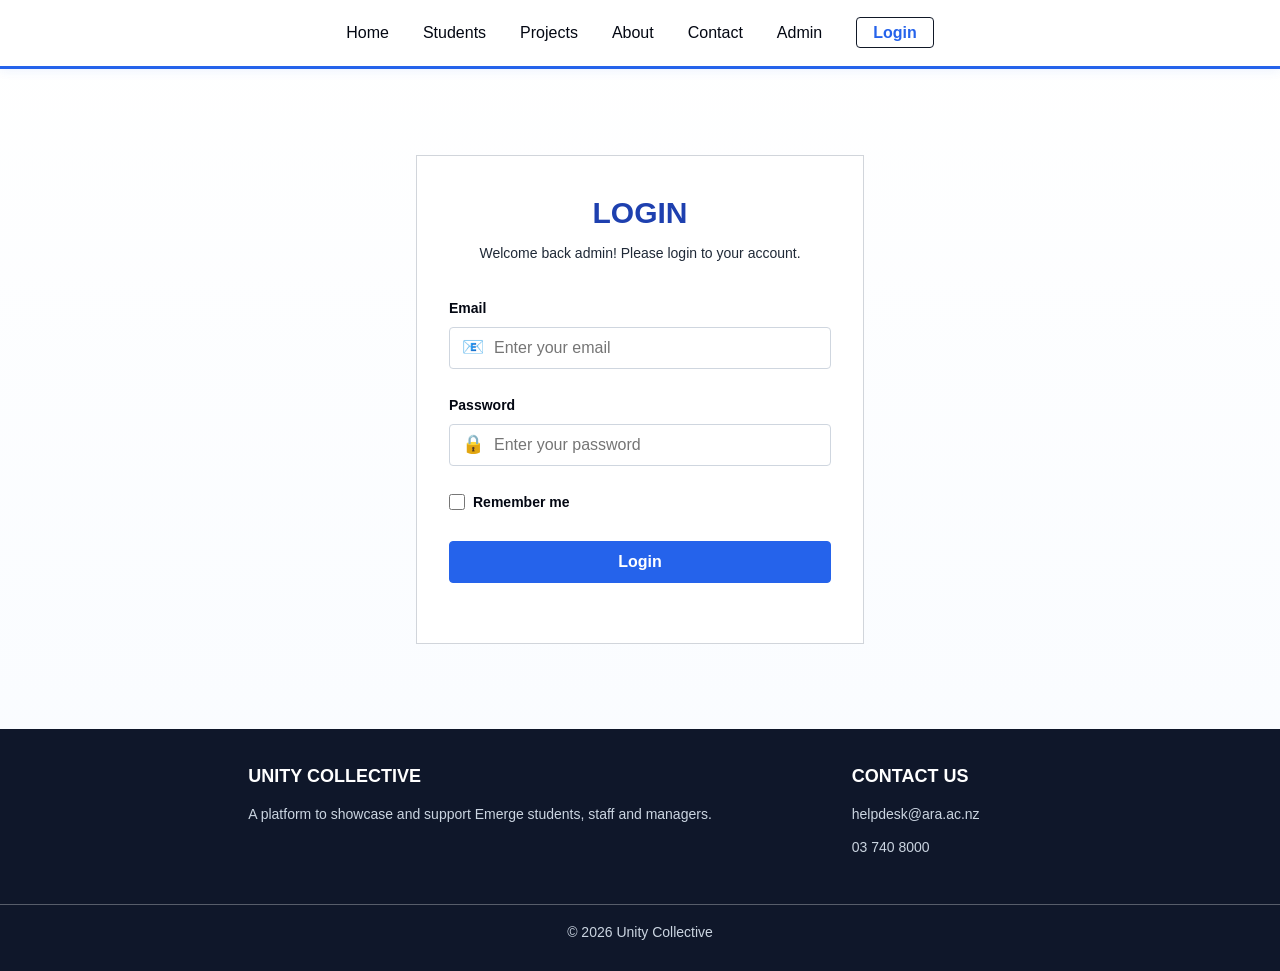
<file: admin.html>
<!DOCTYPE html>
<html lang="en">

<head>
  <meta charset="UTF-8" />
  <meta name="viewport" content="width=device-width, initial-scale=1.0" />
  <title>Admin Dashboard - Unity Collective</title>

  <link rel="stylesheet" href="css/main.css" />
</head>

<body>
  <div id="header"></div>

  <main class="container">
    <h1>ADMIN DASHBOARD</h1>
    <p class="subtitle">Add, edit, and delete student and project details.</p>

    <div class="admin-tabs">
      <button class="admin-tab active" data-tab="studentsTab">
        Manage Students
      </button>

      <button class="admin-tab" data-tab="projectsTab">
        Manage Projects
      </button>
    </div>

    <section id="studentsTab" class="admin-tab-content active">
      <h2 class="admin-heading">Manage Students</h2>

      <form id="studentForm" class="admin-form">
        <input type="hidden" id="studentId" />

        <label>Name</label>
        <input type="text" id="studentNameInput" required />

        <label>Programme</label>
        <input type="text" id="studentProgramInput" required />

        <label>Semester</label>
        <input type="text" id="studentSemesterInput" placeholder="Semester 1, 2024" />

        <label>Email</label>
        <input type="email" id="studentEmailInput" />

        <label>Phone</label>
        <input type="text" id="studentPhoneInput" />

        <label>LinkedIn</label>
        <input type="text" id="studentLinkedinInput" />

        <label>Image Path</label>
        <input type="text" id="studentImageInput" placeholder="assets/images/students/laura.jpg" />

        <label>About</label>
        <textarea id="studentAboutInput" rows="5"></textarea>

        <button type="submit" class="btn-secondary">Save Student</button>
        <button type="button" id="clearForm" class="btn-secondary">
          Clear Student Form
        </button>
      </form>

      <h2 class="admin-heading">Students List</h2>

      <div class="search-box projects-search">
        <input type="text" id="adminStudentSearch" placeholder="Search Student Name" />
      </div>

      <div class="admin-list-container">
        <div id="adminStudentsList"></div>
      </div>
    </section>

    <section id="projectsTab" class="admin-tab-content">
      <h2 class="admin-heading">Manage Projects</h2>

      <form id="projectForm" class="admin-form">
        <input type="hidden" id="projectId" />

        <label>Project Title</label>
        <input type="text" id="projectTitle" required />

        <label>Student Name</label>
        <input type="text" id="projectStudent" required />

        <label>Date / Semester</label>
        <input type="text" id="projectDate" placeholder="Semester 1, 2024" required />

        <label>Category</label>
        <input type="text" id="projectCategory" placeholder="Short Paper" required />

        <label>Programme</label>
        <input type="text" id="projectProgramme" required />

        <label>Overview</label>
        <textarea id="projectOverview" rows="5"></textarea>

        <label>PDF Path</label>
        <input type="text" id="projectDocument" placeholder="assets/images/file/Short Paper.pdf" />

        <label>Tags</label>
        <input type="text" id="projectTags" placeholder="Agile, Networking, AI" />

        <label>Image Paths</label>
        <input type="text" id="projectImages"
          placeholder="assets/images/project-pages/page1.png, assets/images/project-pages/page2.png" />

        <button type="submit" class="btn-secondary">Save Project</button>
        <button type="button" id="clearProjectForm" class="btn-secondary">
          Clear Project Form
        </button>
      </form>

      <h2 class="admin-heading">Projects List</h2>

      <div class="search-box projects-search">
        <input type="text" id="adminProjectSearch" placeholder="Search Project Name" />
      </div>

      <div class="admin-list-container">
        <div id="projectAdminList"></div>
      </div>
    </section>
  </main>

  <div id="footer"></div>

  <script src="js/data/students.js"></script>
  <script src="js/data/student-storage.js"></script>

  <script src="js/data/projects.js"></script>
  <script src="js/data/project-storage.js"></script>

  <script src="js/header-footer.js"></script>
  <script src="js/admin.js"></script>
</body>

</html>
</file>
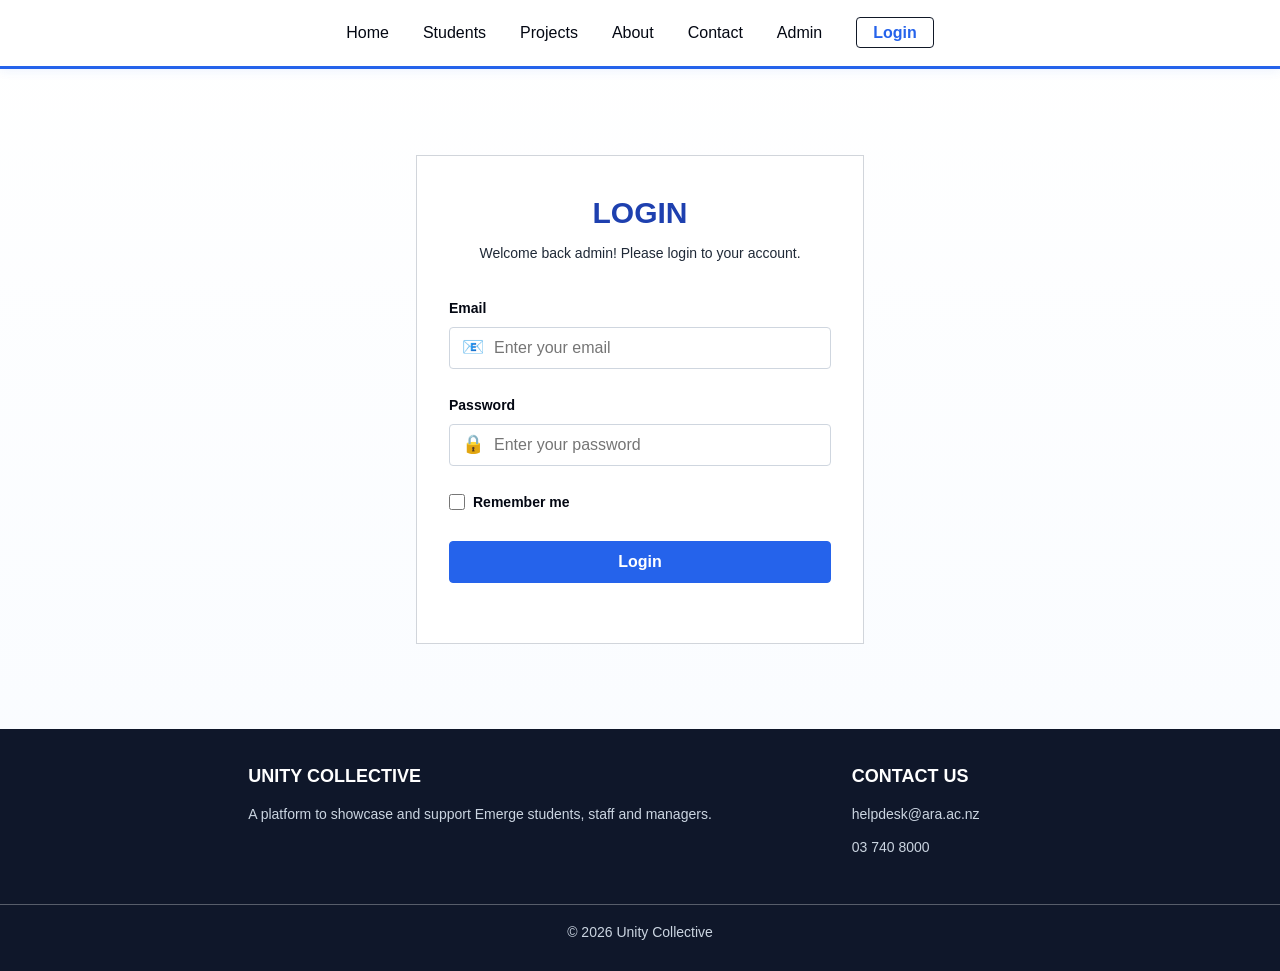
<file: login.html>
<!DOCTYPE html>
<html lang="en">
<head>
  <meta charset="UTF-8" />
  <meta name="viewport" content="width=device-width, initial-scale=1.0" />
  <title>Login - Unity Collective</title>

  <link rel="stylesheet" href="css/main.css" />
  <link rel="stylesheet" href="css/components.css" />
</head>

<body>
  <div id="header"></div>

  <main class="login-page">
    <section class="login-card">
      <h1>LOGIN</h1>
      <p>Welcome back admin! Please login to your account.</p>

      <form>
        <label for="email">Email</label>
        <div class="login-input">
          <span>📧</span>
          <input id="email" type="email" placeholder="Enter your email" />
        </div>

        <label for="password">Password</label>
        <div class="login-input">
          <span>🔒</span>
          <input id="password" type="password" placeholder="Enter your password" />
        </div>

        <div class="remember-row">
          <input id="remember" type="checkbox" />
          <label for="remember">Remember me</label>
        </div>

        <button type="submit" class="login-button">Login</button>
      </form>
    </section>
  </main>

  <div id="footer"></div>

  <script src="js/header-footer.js"></script>
  <script src="js/login.js"></script>
</body>
</html>
</file>
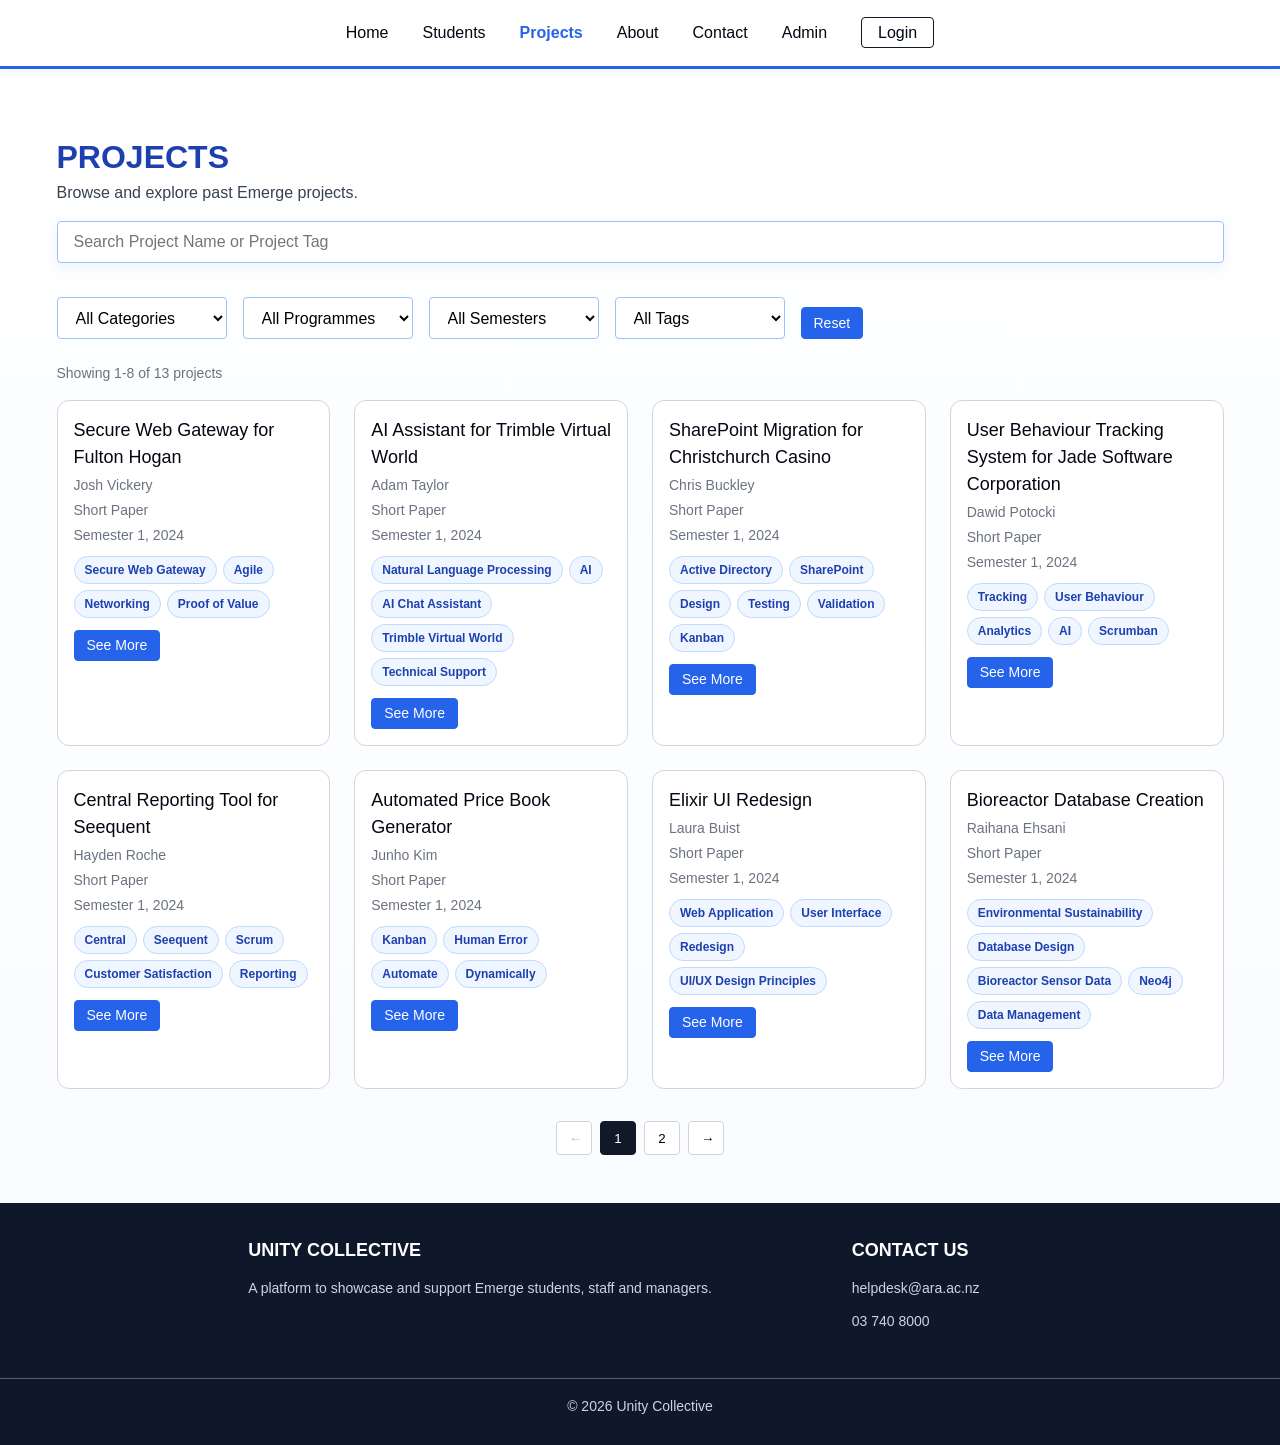
<file: project-details.html>
<!DOCTYPE html>
<html lang="en">

<head>
  <meta charset="UTF-8" />
  <meta name="viewport" content="width=device-width, initial-scale=1.0" />
  <title>Project Details - Unity Collective</title>

  <link rel="stylesheet" href="css/main.css" />
</head>

<body>
  <div id="header"></div>

  <main class="container">
    <a href="projects.html" class="back-link">← Back to all projects</a>

    <section class="project-detail-layout">
      <div class="project-gallery">
        <div class="project-detail-images"></div>
      </div>

      <div class="project-detail-content">
        <h1>Project Title</h1>
        <p>By Student Name(s)</p>
        <p>Semester 1, 2024</p>
        <p>Category Name</p>
        <p>Programme: [Programme Name]</p>

        <div class="detail-divider"></div>

        <section class="detail-section">
          <h2>OVERVIEW</h2>
          <div class="overview-box"></div>
        </section>

        <section class="detail-section">
          <h2>PROJECT DOCUMENTS</h2>
          <div class="document-box">
            Document Title.pdf
          </div>
        </section>

        <section class="detail-section">
          <h2>TAGS</h2>
          <div class="tag-list">
            <span>Tag 1</span>
            <span>Tag 2</span>
            <span>Tag 3</span>
            <span>Tag 4</span>
          </div>
        </section>
      </div>
    </section>
  </main>

  <div id="footer"></div>

  <script src="js/data/projects.js"></script>
  <script src="js/data/project-storage.js"></script>
  <script src="js/header-footer.js"></script>
  <script src="js/pages/project-details.js"></script>
</body>

</html>
</file>
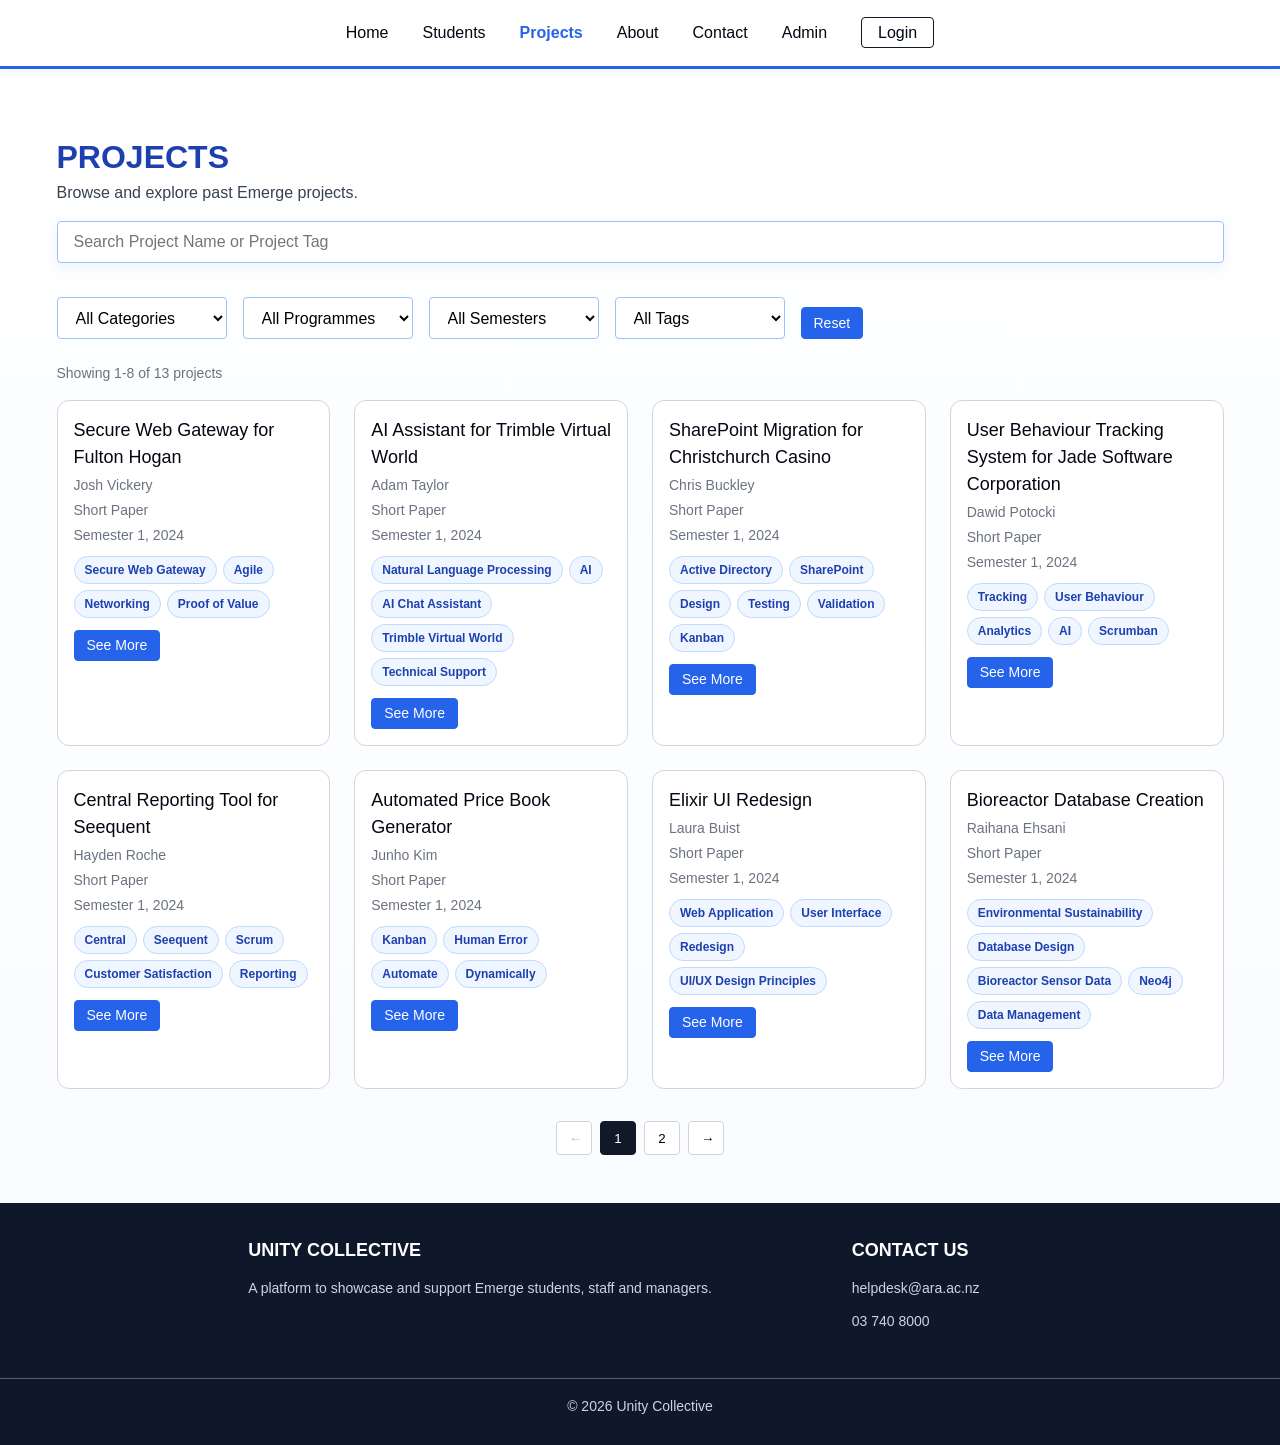
<file: projects.html>
<!DOCTYPE html>
<html lang="en">

<head>
  <meta charset="UTF-8" />
  <meta name="viewport" content="width=device-width, initial-scale=1.0" />
  <title>Projects - Unity Collective</title>

  <link rel="stylesheet" href="css/main.css" />
  <link rel="stylesheet" href="css/components.css" />
</head>

<body>
  <div id="header"></div>

  <main class="container">
    <h1>PROJECTS</h1>

    <p class="subtitle">
      Browse and explore past Emerge projects.
    </p>

    <div class="search-box projects-search">
      <input type="text" id="projectSearchInput" placeholder="Search Project Name or Project Tag" />
    </div>

    <div class="filter-bar">
      <select id="categoryFilter" class="filter-select">
        <option value="">All Categories</option>
      </select>

      <select id="programmeFilter" class="filter-select">
        <option value="">All Programmes</option>
      </select>

      <select id="semesterFilter" class="filter-select">
        <option value="">All Semesters</option>
      </select>

      <select id="tagFilter" class="filter-select">
        <option value="">All Tags</option>
      </select>

      <button id="resetProjectFilters" class="btn-secondary">Reset</button>
    </div>

    <div class="results-bar">
      <p id="projectsCount">Showing projects</p>
    </div>

    <section class="grid-4" id="projectsGrid"></section>

    <div class="pagination" id="pagination"></div>
  </main>

  <div id="footer"></div>

  <script src="js/data/projects.js"></script>
  <script src="js/data/project-storage.js"></script>
  <script src="js/header-footer.js"></script>
  <script src="js/pages/projects.js"></script>
</body>

</html>
</file>
<file: css/main.css>
* {
  margin: 0;
  padding: 0;
  box-sizing: border-box;
}

body {
  font-family: Arial, Helvetica, sans-serif;
  color: #030712;
  background: #ffffff;
  line-height: 1.5;
  background: linear-gradient(180deg, #ffffff 0%, #f8fbff 100%);
}

a {
  color: inherit;
}

.container {
  max-width: 1215px;
  margin: 0 auto;
  padding: 64px 24px 0;
}

/* Header */
.nav {
  background: #ffffff;
  border-bottom: 1px solid #d1d5db;
  background: #ffffff;
  border-bottom: 3px solid var(--primary);
  box-shadow: 0 2px 10px rgba(37, 99, 235, 0.08);
}

.nav-top {
  height: 40px;
  display: flex;
  justify-content: center;
  align-items: center;
  font-size: 14px;
  border-bottom: 1px solid #e5e7eb;
}

.nav-container {
  max-width: 1215px;
  margin: 0 auto;
  height: 66px;
  display: flex;
  justify-content: center;
  align-items: center;
}

.logo a {
  font-weight: 600;
  display: flex;
  align-items: center;
  gap: 8px;
  text-decoration: none;
}

.nav-links {
  display: flex;
  align-items: center;
  justify-content: center;
  gap: 34px;
  list-style: none;
}

.nav-links a {
  text-decoration: none;
  font-size: 16px;
}

.nav-links a:hover,
.nav-links a.active {
  text-decoration: underline;
}

.login-link {
  border: 1px solid #111827;
  padding: 6px 16px;
  border-radius: 4px;
}

/* Hero */
.hero-section {
  display: grid;
  grid-template-columns: 1fr 1fr;
  gap: 48px;
  margin-bottom: 64px;
  margin-top: 24px;
}

.hero-content h1 {
  font-size: 36px;
  font-weight: 600;
  margin-bottom: 14px;
}

.hero-text,
.subtitle {
  color: #374151;
}

.hero-text {
  margin-bottom: 26px;
}

.search-box {
  position: relative;
  max-width: 584px;
}

.search-box input {
  width: 100%;
  height: 42px;
  border: 1px solid #cfd6df;
  border-radius: 4px;
  padding: 0 48px 0 16px;
  font-size: 16px;
}

.search-icon {
  position: absolute;
  right: 14px;
  top: 11px;
  color: #9ca3af;
}

.placeholder-image {
  color: #9ca3af;
  font-size: 46px;
}

/* Featured Projects */
.featured-section {
  margin-bottom: 48px;
}

.section-header {
  display: flex;
  justify-content: space-between;
  align-items: center;
  margin-bottom: 32px;
}

.section-header h2 {
  font-size: 24px;
  font-weight: 600;
}

.view-all-link {
  display: inline-block;
  padding: 4px 14px;
  border: 2px solid #2563eb;
  border-radius: 8px;
  background: #ffffff;
  color: #2563eb;
  text-decoration: none;
  font-weight: 600;
  font-size: 14px;
}

.view-all-link:hover {
  background: #2563eb;
  color: #ffffff;
}

.grid-4 {
  display: grid;
  grid-template-columns: repeat(4, 1fr);
  gap: 24px;
}

.project-card {
  border: 1px solid #d1d5db;
  background: #ffffff;
}

.project-card-image {
  height: 158px;
  background: #f3f4f6;
  border-bottom: 1px solid #d1d5db;
  display: flex;
  align-items: center;
  justify-content: center;
}

.project-card-content {
  padding: 18px 16px 16px;
}

.project-card-content h3 {
  font-size: 18px;
  margin-bottom: 4px;
}

.project-card-content p {
  color: #374151;
  font-size: 14px;
  margin-bottom: 4px;
}

.projects-search {
  max-width: 100%;
  margin: 32px 0 16px;
}

.btn-secondary {
  display: inline-block;
  margin-top: 10px;
  padding: 4px 12px;
  border: 1px solid #111827;
  border-radius: 4px;
  background: #ffffff;
  color: #111827;
  font-size: 14px;
  text-decoration: none;
  cursor: pointer;
}

.btn-secondary:hover {
  background: #f3f4f6;
}

/* Students Page */
.filter-bar {
  display: flex;
  gap: 16px;
  margin: 34px 0 24px;
}

.filter-select {
  width: 170px;
  height: 42px;
  border: 1px solid #cfd6df;
  border-radius: 4px;
  padding: 0 14px;
  font-size: 16px;
  background: #ffffff;
}

.results-bar {
  display: flex;
  justify-content: space-between;
  align-items: center;
  margin-bottom: 18px;
  font-size: 14px;
  color: #1f2937;
}

.student-card {
  border: 1px solid #d1d5db;
  padding: 24px 28px;
  min-height: 272px;
  text-align: center;
  background: #ffffff;
}

.student-avatar {
  width: 80px;
  height: 80px;
  margin: 0 auto 18px;
  border-radius: 50%;
  background: #e5e7eb;
  border: 2px solid #d1d5db;
  display: flex;
  align-items: center;
  justify-content: center;
}

.user-icon {
  color: #9ca3af;
}

.student-card h3 {
  font-size: 18px;
  margin-bottom: 8px;
}

.student-card p {
  font-size: 14px;
  color: #1f2937;
  line-height: 1.45;
  margin-bottom: 18px;
}

.pagination {
  display: flex;
  justify-content: center;
  gap: 8px;
  margin: 32px 0 48px;
}

.pagination button {
  width: 36px;
  height: 34px;
  border: 1px solid #d1d5db;
  background: #ffffff;
  border-radius: 4px;
  cursor: pointer;
}

.pagination button.active {
  background: #111827;
  color: #ffffff;
  border-color: #111827;
}

/* Footer */
.footer {
  background: #f9fafb;
  border-top: 1px solid #d1d5db;
  padding: 34px 0 28px;
}

.footer-container {
  max-width: 1215px;
  margin: 0 auto;
}

.footer-main {
  display: flex;
  justify-content: center;
  gap: 140px;
  text-align: left;
}

.footer-main>div {
  min-width: 180px;
}

.footer h3 {
  font-size: 18px;
  margin-bottom: 14px;
}

.footer p,
.footer a {
  color: #374151;
  font-size: 14px;
  text-decoration: none;
  margin-bottom: 12px;
}

.footer a:hover {
  text-decoration: underline;
}

.footer ul {
  list-style: none;
}

.footer li {
  margin-bottom: 8px;
}

.footer-bottom {
  position: relative;
  margin-top: 34px;
  padding-top: 18px;
  text-align: center;
  font-size: 14px;
  color: #cbd5e1;
  border-top: none;
}

.footer-bottom::before {
  content: "";
  position: absolute;
  top: 0;
  left: calc(50% - 50vw);
  width: 100vw;
  border-top: 1px solid rgba(255, 255, 255, 0.3);
}

/* Responsive */
@media (max-width: 900px) {

  .nav-container,
  .footer-container {
    padding-left: 24px;
    padding-right: 24px;
  }

  .hero-section,
  .about-hero,
  .contact-layout,
  .project-detail-layout {
    grid-template-columns: 1fr;
  }

  .grid-4,
  .featured-slide {
    grid-template-columns: repeat(2, 1fr);
  }

  .footer-main {
    flex-wrap: wrap;
    gap: 48px;
  }
}

@media (max-width: 600px) {
  .nav-container {
    height: auto;
    padding-top: 16px;
    padding-bottom: 16px;
  }

  .nav-links {
    flex-wrap: wrap;
    justify-content: center;
    gap: 16px;
  }

  .filter-bar,
  .results-bar {
    flex-direction: column;
    align-items: flex-start;
  }

  .grid-4,
  .featured-slide,
  .about-cards {
    grid-template-columns: 1fr;
  }

  .footer-main {
    flex-direction: column;
    align-items: center;
    text-align: center;
    gap: 32px;
  }
}

.back-link,
.back-link:link,
.back-link:visited {
  display: inline-block;
  padding: 10px 18px;
  margin-bottom: 32px;
  border: 2px solid #2563eb;
  border-radius: 8px;
  background: #ffffff;
  color: #2563eb !important;
  text-decoration: none;
  font-weight: 600;
  font-size: 16px;
}

.back-link:hover {
  background: #2563eb;
  color: #ffffff;
}

.profile-header {
  display: grid;
  grid-template-columns: 360px 1fr;
  gap: 62px;
  align-items: center;
  margin-bottom: 72px;
}

.profile-avatar {
  width: 192px;
  height: 192px;
  margin: 0 auto;
  border-radius: 50%;
  overflow: hidden;
  background: #e5e7eb;
  border: 4px solid #d1d5db;
  display: flex;
  align-items: center;
  justify-content: center;
}

.profile-avatar .user-icon {
  width: 96px;
  height: 96px;
}

.profile-info h1 {
  font-size: 36px;
  margin-bottom: 6px;
}

.profile-info .program {
  font-size: 20px;
  color: #1f2937;
  margin-bottom: 8px;
}

.contact-info p {
  font-size: 16px;
  color: #1f2937;
  margin-bottom: 2px;
}

.contact-info a {
  color: #1f2937;
  text-decoration: none;
}

.contact-info a:hover {
  text-decoration: underline;
}

.profile-section {
  border-top: 1px solid #d1d5db;
  padding-top: 34px;
  margin-bottom: 48px;
}

.profile-section h2 {
  font-size: 24px;
  margin-bottom: 18px;
}

#studentAbout p {
  margin-bottom: 18px;
  color: #111827;
}

.about-hero {
  display: grid;
  grid-template-columns: 1fr 1fr;
  gap: 48px;
  align-items: start;
  margin-bottom: 64px;
}

.about-hero h1 {
  font-size: 36px;
  margin-bottom: 20px;
}

.about-hero p {
  max-width: 570px;
  color: #1f2937;
}

.about-hero-image {
  height: 329px;
  background: #f3f4f6;
  border: 2px solid #d1d5db;
  display: flex;
  align-items: center;
  justify-content: center;
}

.about-cards {
  display: grid;
  grid-template-columns: repeat(3, 1fr);
  gap: 32px;
  margin-bottom: 64px;
}

.about-card {
  border: 1px solid #d1d5db;
  padding: 24px;
  min-height: 230px;
}

.about-card h2 {
  font-size: 20px;
  margin-bottom: 12px;
}

.about-card p {
  font-size: 14px;
  color: #1f2937;
}

.contact-layout {
  display: grid;
  grid-template-columns: 1fr 1fr;
  gap: 48px;
  margin-top: 48px;
  margin-bottom: 48px;
}

.contact-card,
.location-card {
  border: 1px solid #d1d5db;
  padding: 24px;
  background: #ffffff;
}

.contact-card {
  margin-bottom: 24px;
  min-height: 318px;
}

.contact-card h2,
.location-card h2 {
  font-size: 20px;
  margin-bottom: 15px;
}

.contact-item {
  display: flex;
  gap: 14px;
  margin-bottom: 22px;
}

.email-icon {
  font-size: 22px;
  width: 24px;
  line-height: 1;
}

.phone-icon {
  font-size: 35px;
  width: 24px;
  line-height: 1;
}

.location-icon {
  font-size: 48px;
  width: 24px;
  line-height: 1;
}

.location-image {
  width: 100%;
  height: 100%;
  object-fit: fill;
}

.contact-item h3 {
  font-size: 16px;
  margin-bottom: 4px;
}

.contact-item p {
  font-size: 14px;
  color: #1f2937;
}

.map-placeholder {
  height: 308px;
  background: #f3f4f6;
  border: 2px solid #d1d5db;
  display: flex;
  align-items: center;
  justify-content: center;
}

.contact-large-image {
  height: 584px;
  background: #f3f4f6;
  border: 2px solid #d1d5db;
  display: flex;
  align-items: center;
  justify-content: center;
}

.contact-large-image .placeholder-image,
.map-placeholder .placeholder-image {
  font-size: 56px;
}

.login-page {
  min-height: 660px;
  display: flex;
  justify-content: center;
  align-items: center;
  padding: 64px 24px;
}

.login-card {
  width: 448px;
  border: 1px solid #d1d5db;
  padding: 34px 32px;
  background: #ffffff;
}

.login-card h1 {
  text-align: center;
  font-size: 30px;
  margin-bottom: 8px;
}

.login-card>p {
  text-align: center;
  color: #1f2937;
  font-size: 14px;
  margin-bottom: 34px;
}

.login-card label {
  display: block;
  font-weight: 600;
  font-size: 14px;
  margin-bottom: 8px;
}

.login-input {
  height: 42px;
  border: 1px solid #cfd6df;
  border-radius: 4px;
  display: flex;
  align-items: center;
  gap: 10px;
  padding: 0 12px;
  margin-bottom: 26px;
}

.login-input span {
  color: #9ca3af;
  font-size: 18px;
  flex-shrink: 0;
}

.login-input input {
  flex: 1;
  min-width: 0;
  border: none;
  outline: none;
  font-size: 16px;
  background: transparent;
}

.remember-row {
  display: flex;
  align-items: center;
  gap: 8px;
  margin-bottom: 28px;
}

.remember-row input {
  width: 16px;
  height: 16px;
}

.remember-row label {
  margin: 0;
}

.login-button {
  width: 100%;
  height: 42px;
  border: 1px solid #111827;
  background: #ffffff;
  border-radius: 4px;
  font-weight: 600;
  font-size: 16px;
  cursor: pointer;
  margin-bottom: 26px;
}

.login-button:hover {
  background: #f3f4f6;
}

.student-avatar img {
  width: 100%;
  height: 100%;
  object-fit: cover;
  border-radius: 50%;
}

.profile-avatar img {
  width: 100%;
  height: 100%;
  object-fit: cover;
}

.project-detail-layout {
  display: grid;
  grid-template-columns: 468px 1fr;
  gap: 32px;
  margin-top: 34px;
  margin-bottom: 92px;
}

.thumbnail-row {
  display: grid;
  grid-template-columns: repeat(4, 1fr);
  gap: 8px;
  margin-bottom: 16px;
}

.thumbnail {
  height: 62px;
  background: #f3f4f6;
  border: 2px solid #d1d5db;
  color: #9ca3af;
  display: flex;
  align-items: center;
  justify-content: center;
}

.large-project-image {
  height: 262px;
  background: #f3f4f6;
  border: 2px solid #d1d5db;
  display: flex;
  align-items: center;
  justify-content: center;
}

.project-detail-content h1 {
  font-size: 36px;
  margin-bottom: 6px;
}

.project-detail-content p {
  color: #1f2937;
  margin-bottom: 6px;
}

.detail-divider {
  border-top: 1px solid #d1d5db;
  margin: 26px 0 28px;
}

.detail-section {
  margin-bottom: 28px;
}

.detail-section h2 {
  font-size: 22px;
  margin-bottom: 16px;
}

.overview-box {
  height: 128px;
  border: 1px solid #d1d5db;
  background: #f9fafb;
}

.document-box {
  height: 54px;
  border: 1px solid #d1d5db;
  display: flex;
  align-items: center;
  padding: 0 18px;
  font-size: 14px;
}

.tag-list {
  display: flex;
  gap: 8px;
}

.tag-list span {
  border: 1px solid #111827;
  border-radius: 4px;
  padding: 5px 18px;
  font-size: 14px;
}

.logo-image {
  height: 40px;
  width: auto;
  display: block;
}

.admin-form {
  display: grid;
  gap: 12px;
  max-width: 700px;
  margin: 32px 0;
}

.admin-form input,
.admin-form textarea {
  padding: 10px;
  border: 1px solid #d1d5db;
  border-radius: 4px;
}

.admin-heading {
  margin: 32px 0 16px;
  margin-top: 64px;
  margin-bottom: 16px;
}

.admin-item {
  border: 1px solid #d1d5db;
  padding: 16px;
  margin-bottom: 12px;
  display: flex;
  justify-content: space-between;
  align-items: center;
}

.featured-slider {
  overflow: hidden;
  display: block;
}

.featured-track {
  display: flex;
  transition: transform 0.6s ease;
}

.featured-slide {
  min-width: 100%;
  display: grid;
  grid-template-columns: repeat(4, 1fr);
  gap: 24px;
}

.search-results {
  display: none;
  position: absolute;
  top: 48px;
  left: 0;
  width: 100%;
  background: white;
  border: 1px solid #d1d5db;
  border-radius: 4px;
  z-index: 20;
}

.search-result-item {
  display: block;
  padding: 10px 14px;
  font-size: 14px;
  text-decoration: none;
  border-bottom: 1px solid #e5e7eb;
}

.search-result-item:hover {
  background: #f3f4f6;
}

.search-category {
  padding: 10px 14px;
  font-size: 13px;
  font-weight: 700;
  background: #f3f4f6;
  border-bottom: 1px solid #e5e7eb;
}

.about-image {
  width: 100%;
  height: 100%;
  object-fit: cover;
}

.hero-image-slider {
  position: relative;
  width: 100%;
  height: 329px;
  overflow: hidden;
  border: 2px solid #d1d5db;
}

.hero-slide {
  position: absolute;
  width: 100%;
  height: 100%;
  object-fit: fit;

  opacity: 0;
  transition: opacity 1s ease-in-out;
}

.hero-slide.active {
  opacity: 1;
}

.contact-gallery {
  margin-top: 48px;
  margin-bottom: 64px;
}

.contact-slider {
  position: relative;
  width: 100%;
  height: 420px;
  overflow: hidden;
  border: 2px solid #d1d5db;
  border-radius: 6px;
}

.contact-slide {
  position: absolute;
  width: 100%;
  height: 100%;
  object-fit: fit;

  opacity: 0;
  transition: opacity 1s ease-in-out;
}

.contact-slide.active {
  opacity: 1;
}

.tag-list {
  display: flex;
  flex-wrap: wrap;
  gap: 6px;
  margin-top: 10px;
}

.tag-list span {
  border: 1px solid #111827;
  border-radius: 4px;
  padding: 4px 10px;
  font-size: 12px;
  background: #f9fafb;
}

.thumbnail-img {
  width: 100%;
  height: auto;
  object-fit: cover;
  border: 2px solid #d1d5db;
  cursor: pointer;
}

.large-project-img {
  width: 100%;
  height: auto;
  max-height: none;
  object-fit: contain;
  border: 2px solid #d1d5db;
  cursor: pointer;
}

.image-modal {
  position: fixed;
  inset: 0;
  background: rgba(0, 0, 0, 0.9);
  display: flex;
  align-items: center;
  justify-content: center;
  z-index: 9999;
  overflow: hidden;
}

.modal-image {
  max-width: 90%;
  max-height: 90%;
  cursor: grab;
  user-select: none;
  will-change: transform;
  transform-origin: center center;
}

.close-modal {
  position: fixed;
  top: 20px;
  right: 32px;
  color: white;
  background: transparent;
  border: none;
  font-size: 40px;
  cursor: pointer;
  z-index: 10000;
}

.zoom-controls {
  position: fixed;
  top: 20px;
  right: 30px;
  z-index: 10000;
  display: flex;
  gap: 8px;
}

.zoom-controls button {
  padding: 8px 12px;
  border: none;
  background: white;
  cursor: pointer;
  border-radius: 4px;
}

.modal-image {
  max-width: 90%;
  max-height: 90%;
  transition: transform 0.2s ease;
}

.admin-tabs {
  display: flex;
  gap: 12px;
  margin: 32px 0;
}

.admin-tab {
  padding: 10px 18px;
  border: 1px solid #111827;
  background: white;
  cursor: pointer;
  border-radius: 4px;
}

.admin-tab.active {
  background: #111827;
  color: white;
}

.admin-tab-content {
  display: none;
  padding-bottom: 40px;
}

.admin-tab-content.active {
  display: block;
}

.admin-list-container {
  max-height: 500px;
  overflow-y: auto;
  border: 1px solid #d1d5db;
  border-radius: 10px;
  padding: 12px;
  background: #ffffff;
}

.admin-list-container::-webkit-scrollbar {
  width: 8px;
}

.admin-list-container::-webkit-scrollbar-thumb {
  background: #2563eb;
  border-radius: 4px;
}

.admin-list-container::-webkit-scrollbar-track {
  background: #f3f4f6;
}

/* =========================
   COLOUR THEME UPGRADE
========================= */

:root {
  --primary: #2563eb;
  --primary-dark: #1e40af;
  --secondary: #10b981;
  --light-blue: #eff6ff;
  --light-green: #ecfdf5;
  --dark: #111827;
  --muted: #6b7280;
}


/* Header */
.nav-links a:hover,
.nav-links a.active {
  color: var(--primary);
  text-decoration: none;
  font-weight: 600;
}

/* Main headings */
h1 {
  color: var(--primary-dark);
}

h2 {
  color: var(--dark);
}

/* Hero */
.hero-section {
  background: linear-gradient(135deg, #eff6ff, #ffffff);
  padding: 32px;
  border-radius: 18px;
  border: 1px solid #dbeafe;
}

/* Search */
.search-box input {
  border: 1px solid #93c5fd;
  box-shadow: 0 4px 12px rgba(37, 99, 235, 0.08);
}

.search-box input:focus {
  outline: none;
  border-color: var(--primary);
}

/* Buttons */
.btn-secondary,
.login-button {
  background: var(--primary);
  color: #ffffff;
  border: 1px solid var(--primary);
  transition: 0.25s ease;
}

.btn-secondary:hover,
.login-button:hover {
  background: var(--primary-dark);
  border-color: var(--primary-dark);
}

/* Student cards */
.student-card {
  border: 1px solid #dbeafe;
  border-top: 5px solid var(--primary);
  border-radius: 12px;
  transition: 0.25s ease;
}

.student-card:hover {
  transform: translateY(-5px);
  box-shadow: 0 10px 24px rgba(37, 99, 235, 0.15);
}

.student-avatar {
  background: var(--light-blue);
  border-color: #93c5fd;
}

/* Project cards */
.project-card {
  border: 1px solid #d1fae5;
  border-top: 5px solid var(--secondary);
  border-radius: 12px;
  transition: 0.25s ease;
}

.project-card:hover {
  transform: translateY(-5px);
  box-shadow: 0 10px 24px rgba(16, 185, 129, 0.15);
}

/* Tags */
.tag-list span {
  background: var(--light-blue);
  color: var(--primary-dark);
  border: 1px solid #bfdbfe;
  border-radius: 999px;
  font-weight: 600;
}

/* Filters */
.filter-select {
  border: 1px solid #93c5fd;
}

.filter-select:focus {
  outline: none;
  border-color: var(--primary);
}

/* Profile header */
.profile-header {
  background: linear-gradient(135deg, #eff6ff, #ffffff);
  border: 1px solid #dbeafe;
  border-radius: 18px;
  padding: 32px;
}

/* About cards */
.about-card {
  border-top: 5px solid var(--primary);
  border-radius: 12px;
  background: #ffffff;
}

/* Contact cards */
.contact-card,
.location-card {
  border-top: 5px solid var(--secondary);
  border-radius: 12px;
}

/* Admin */
.admin-tab.active {
  background: var(--primary);
  border-color: var(--primary);
}

.admin-item {
  border-left: 5px solid var(--primary);
  border-radius: 10px;
  background: #ffffff;
}

.search-box.projects-search {
  margin: 16px 0 20px;
}

html {
  scroll-behavior: smooth;
}

/* Pagination */
.pagination button.active {
  background: var(--primary);
  border-color: var(--primary);
}

/* Footer */
.footer {
  background: #0f172a;
  color: #ffffff;
  border-top: none;
}

.footer h3 {
  color: #ffffff;
}

.footer p,
.footer a,
.footer-bottom {
  color: #cbd5e1;
}

.footer a:hover {
  color: #ffffff;
}

.video-section {
  margin: 64px 0;
}

.video-container {
  width: 100%;
  border: 2px solid #d1d5db;
  border-radius: 12px;
  overflow: hidden;
  background: #000;
}

.video-container video {
  width: 100%;
  display: block;
}

/* =========================
   RESPONSIVE DESIGN
   Web / Tablet / Phone
========================= */

/* Tablet */
@media (max-width: 1024px) {
  .container {
    max-width: 100%;
    padding: 48px 24px 0;
  }

  .nav-container {
    padding: 0 24px;
  }

  .hero-section,
  .about-hero,
  .contact-layout,
  .project-detail-layout {
    grid-template-columns: 1fr;
  }

  .hero-image,
  .hero-image-slider,
  .about-hero-image {
    height: 300px;
  }

  .grid-4,
  .featured-slide {
    grid-template-columns: repeat(2, 1fr);
  }

  .about-cards {
    grid-template-columns: 1fr;
  }

  .profile-header {
    grid-template-columns: 1fr;
    text-align: center;
    gap: 24px;
  }

  .footer-main {
    flex-wrap: wrap;
    gap: 48px;
  }
}

/* Phone */
@media (max-width: 600px) {
  .container {
    padding: 36px 16px 0;
  }

  .nav-container {
    height: auto;
    padding: 16px;
  }

  .nav-links {
    flex-wrap: wrap;
    gap: 14px;
    justify-content: center;
  }

  .nav-links a {
    font-size: 14px;
  }

  .login-link {
    padding: 5px 12px;
  }

  .hero-section {
    grid-template-columns: 1fr;
    gap: 28px;
    margin-top: 0;
  }

  .hero-content h1,
  .about-hero h1,
  .profile-info h1,
  .project-detail-content h1 {
    font-size: 30px;
  }

  .hero-image,
  .hero-image-slider,
  .about-hero-image {
    height: 220px;
  }

  .search-box {
    max-width: 100%;
  }

  .filter-bar {
    flex-direction: column;
    gap: 12px;
  }

  .filter-select,
  .filter-bar button {
    width: 100%;
  }

  .results-bar {
    flex-direction: column;
    align-items: flex-start;
    gap: 8px;
  }

  .grid-4,
  .featured-slide,
  .about-cards {
    grid-template-columns: 1fr;
  }

  .project-card-content h3 {
    font-size: 17px;
  }

  .profile-avatar {
    width: 150px;
    height: 150px;
  }

  .contact-layout {
    grid-template-columns: 1fr;
  }

  .contact-large-image {
    height: 300px;
  }

  .project-detail-layout {
    grid-template-columns: 1fr;
  }

  .thumbnail-row {
    grid-template-columns: repeat(2, 1fr);
  }

  .large-project-image {
    height: 220px;
  }

  .tag-list {
    flex-wrap: wrap;
  }

  .login-card {
    width: 100%;
  }

  .footer-main {
    flex-direction: column;
    align-items: center;
    text-align: center;
    gap: 28px;
  }
}
</file>
<file: css/components.css>
/* Component-specific styles */
/* === STUDENTS PAGE === */
.filter-bar {
  display: flex;
  flex-wrap: wrap;
  gap: 1rem;
  margin-bottom: 1.5rem;
}

.results-bar {
  display: flex;
  justify-content: space-between;
  align-items: center;
  margin-bottom: 1rem;
  font-size: 0.875rem;
  color: #6b7280;
}

.student-card {
  border: 1px solid #d1d5db;
  padding: 1.5rem;
  text-align: center;
}

.student-avatar {
  width: 5rem;
  height: 5rem;
  border-radius: 50%;
  background-color: #e5e7eb;
  border: 2px solid #d1d5db;
  display: flex;
  align-items: center;
  justify-content: center;
  margin: 0 auto 1rem;
}

.user-icon {
  color: #9ca3af;
}

.student-card h3 {
  font-weight: 500;
  margin-bottom: 0.25rem;
}

.student-card p {
  font-size: 0.875rem;
  color: #6b7280;
  margin-bottom: 0.25rem;
}

.profile-link {
  display: inline-flex;
  align-items: center;
  gap: 0.25rem;
  font-size: 0.875rem;
  margin-top: 1rem;
  text-decoration: none;
  color: #111827;
}

.profile-link:hover {
  text-decoration: underline;
}

/* === PAGINATION === */
.pagination {
  display: flex;
  justify-content: center;
  align-items: center;
  gap: 0.5rem;
}

.pagination button {
  padding: 0.25rem 0.75rem;
  border: 1px solid #d1d5db;
  border-radius: 0.25rem;
  background-color: white;
  cursor: pointer;
}

.pagination button:hover {
  background-color: #f3f4f6;
}

.pagination button.active {
  background-color: #111827;
  color: white;
  border-color: #111827;
}

/* === STUDENT PROFILE === */
.back-link {
  display: inline-block;
  margin-bottom: 2rem;
  color: #111827;
  text-decoration: none;
  font-size: 0.875rem;
}

.back-link:hover {
  text-decoration: underline;
}

.profile-header {
  display: grid;
  grid-template-columns: auto 1fr;
  gap: 2rem;
  margin-bottom: 3rem;
  align-items: start;
}

.profile-avatar {
  width: 8rem;
  height: 8rem;
  border-radius: 50%;
  background-color: #e5e7eb;
  border: 2px solid #d1d5db;
  display: flex;
  align-items: center;
  justify-content: center;
}

.profile-info h1 {
  margin-bottom: 0.5rem;
}

.profile-info .program {
  color: #6b7280;
  margin-bottom: 1rem;
}

.contact-info {
  display: flex;
  flex-direction: column;
  gap: 0.5rem;
  font-size: 0.875rem;
}

.contact-info a {
  color: #2563eb;
  text-decoration: none;
}

.contact-info a:hover {
  text-decoration: underline;
}

.profile-section {
  margin-bottom: 3rem;
}

.profile-section h2 {
  margin-bottom: 1rem;
  font-size: 1.25rem;
}

.profile-section p {
  color: #374151;
  line-height: 1.6;
  white-space: pre-line;
}

/* === PROJECT CARD === */
.project-card {
  border: 1px solid #d1d5db;
}

.project-card-image {
  background-color: #f3f4f6;
  border-bottom: 2px solid #d1d5db;
  aspect-ratio: 16/9;
  display: flex;
  align-items: center;
  justify-content: center;
}

.project-card-content {
  padding: 1rem;
}

.project-card h3 {
  font-weight: 500;
  margin-bottom: 0.25rem;
}

.project-card p {
  font-size: 0.875rem;
  color: #6b7280;
  margin-bottom: 0.25rem;
}

.project-card .btn-secondary {
  margin-top: 0.75rem;
  display: inline-block;
  padding: 0.25rem 0.75rem;
}
</file>
